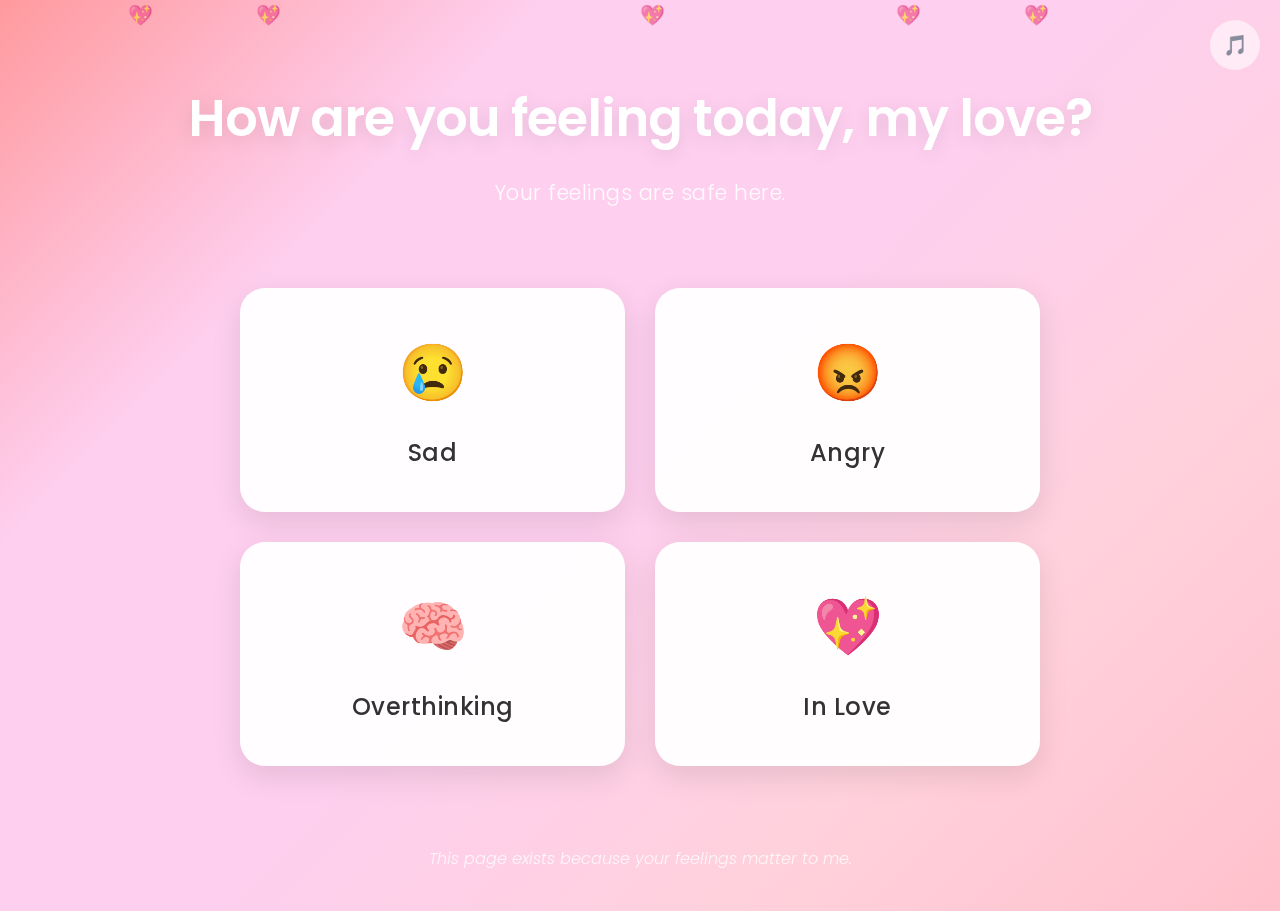
<file: index.html>
<!DOCTYPE html>
<html lang="en">
<head>
    <meta charset="UTF-8">
    <meta name="viewport" content="width=device-width, initial-scale=1.0">
    <title>Nehu Feelings of the Day | How are you feeling today?</title>
    <link rel="stylesheet" href="styles.css">
    <link rel="preconnect" href="https://fonts.googleapis.com">
    <link rel="preconnect" href="https://fonts.gstatic.com" crossorigin>
    <link href="https://fonts.googleapis.com/css2?family=Poppins:wght@300;400;500;600;700&display=swap" rel="stylesheet">
</head>
<body class="homepage">
    <!-- Background floating hearts -->
    <div class="floating-hearts">
        <div class="heart"></div>
        <div class="heart"></div>
        <div class="heart"></div>
        <div class="heart"></div>
        <div class="heart"></div>
    </div>

    <div class="container">
        <header class="main-header">
            <h1 class="main-title">How are you feeling today, my love?</h1>
            <p class="main-subtitle">Your feelings are safe here.</p>
        </header>

        <main class="mood-selection">
            <div class="mood-cards">
                <a href="sad.html" class="mood-card sad-card" data-mood="sad">
                    <div class="card-icon">😢</div>
                    <div class="card-title">Sad</div>
                    <div class="card-glow"></div>
                </a>

                <a href="angry.html" class="mood-card angry-card" data-mood="angry">
                    <div class="card-icon">😡</div>
                    <div class="card-title">Angry</div>
                    <div class="card-glow"></div>
                </a>

                <a href="overthinking.html" class="mood-card overthinking-card" data-mood="overthinking">
                    <div class="card-icon">🧠</div>
                    <div class="card-title">Overthinking</div>
                    <div class="card-glow"></div>
                </a>

                <a href="love.html" class="mood-card love-card" data-mood="love">
                    <div class="card-icon">💖</div>
                    <div class="card-title">In Love</div>
                    <div class="card-glow"></div>
                </a>
            </div>
        </main>

        <footer class="page-footer">
            <p>This page exists because your feelings matter to me.</p>
        </footer>
    </div>

    <script src="script.js"></script>
</body>
</html>
</file>
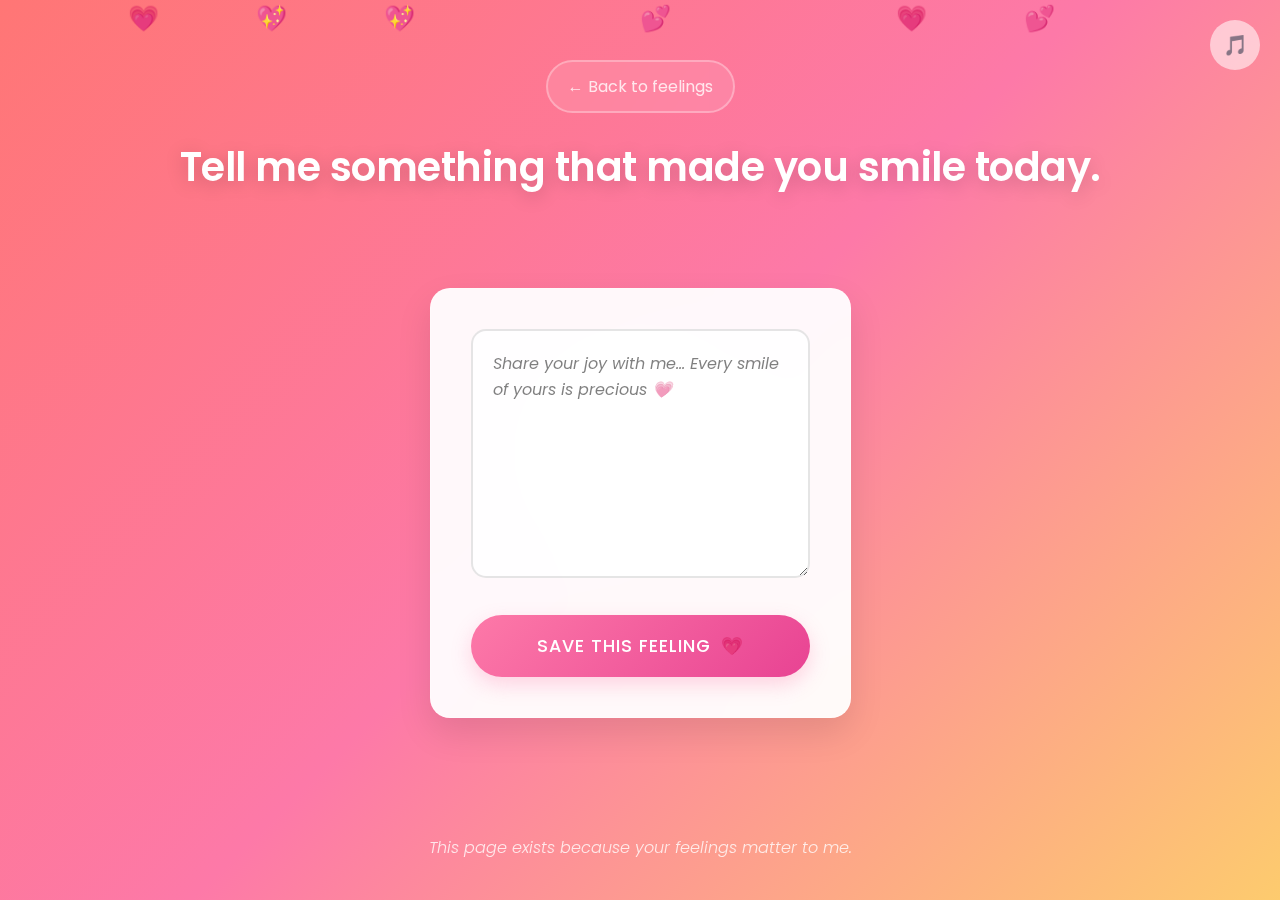
<file: love.html>
<!DOCTYPE html>
<html lang="en">
<head>
    <meta charset="UTF-8">
    <meta name="viewport" content="width=device-width, initial-scale=1.0">
    <title>Nehu Feelings of the Day | Love Feelings</title>
    <link rel="stylesheet" href="styles.css">
    <link rel="preconnect" href="https://fonts.googleapis.com">
    <link rel="preconnect" href="https://fonts.gstatic.com" crossorigin>
    <link href="https://fonts.googleapis.com/css2?family=Poppins:wght@300;400;500;600;700&display=swap" rel="stylesheet">
</head>
<body class="love-page">
    <!-- Floating hearts for love page -->
    <div class="floating-love-hearts">
        <div class="love-heart love-heart-1">💗</div>
        <div class="love-heart love-heart-2">💖</div>
        <div class="love-heart love-heart-3">💕</div>
        <div class="love-heart love-heart-4">💗</div>
        <div class="love-heart love-heart-5">💖</div>
        <div class="love-heart love-heart-6">💕</div>
    </div>

    <!-- Soft glow effect -->
    <div class="love-glow"></div>

    <div class="container">
        <header class="page-header">
            <a href="index.html" class="back-button">← Back to feelings</a>
            <h1 class="page-title">Tell me something that made you smile today.</h1>
        </header>

        <main class="feeling-form">
            <form id="loveForm" class="emotion-form">
                <div class="textarea-wrapper">
                    <textarea id="loveMessage" placeholder="Share your joy with me... Every smile of yours is precious 💗" rows="8"></textarea>
                </div>
                <button type="submit" class="submit-button love-button">
                    <span class="button-text">Save This Feeling</span>
                    <span class="button-icon">💗</span>
                </button>
            </form>

            <div id="responseMessage" class="response-message hidden">
                <p>This moment is now stored in my heart. 💗✨🏠</p>
            </div>

            <!-- Heart burst container for animation -->
            <div class="heart-burst hidden"></div>
        </main>

        <footer class="page-footer">
            <p>This page exists because your feelings matter to me.</p>
        </footer>
    </div>

    <script src="script.js"></script>
</body>
</html>
</file>
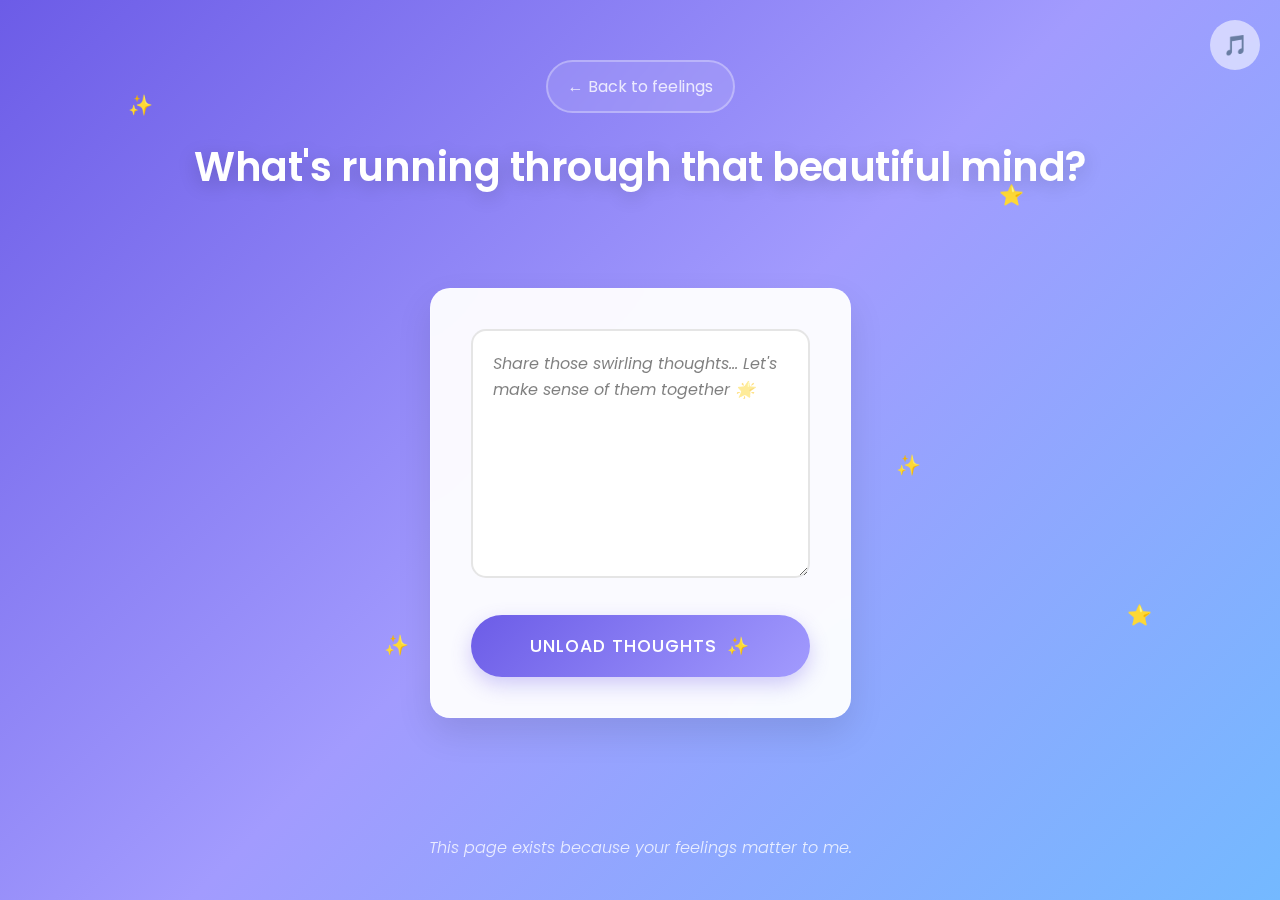
<file: overthinking.html>
<!DOCTYPE html>
<html lang="en">
<head>
    <meta charset="UTF-8">
    <meta name="viewport" content="width=device-width, initial-scale=1.0">
    <title>Nehu Feelings of the Day | Overthinking</title>
    <link rel="stylesheet" href="styles.css">
    <link rel="preconnect" href="https://fonts.googleapis.com">
    <link rel="preconnect" href="https://fonts.gstatic.com" crossorigin>
    <link href="https://fonts.googleapis.com/css2?family=Poppins:wght@300;400;500;600;700&display=swap" rel="stylesheet">
</head>
<body class="overthinking-page">
    <!-- Floating stars -->
    <div class="floating-stars">
        <div class="star star-1">✨</div>
        <div class="star star-2">⭐</div>
        <div class="star star-3">✨</div>
        <div class="star star-4">⭐</div>
        <div class="star star-5">✨</div>
    </div>

    <!-- Thought bubbles -->
    <div class="thought-bubbles">
        <div class="bubble bubble-1"></div>
        <div class="bubble bubble-2"></div>
        <div class="bubble bubble-3"></div>
    </div>

    <div class="container">
        <header class="page-header">
            <a href="index.html" class="back-button">← Back to feelings</a>
            <h1 class="page-title">What's running through that beautiful mind?</h1>
        </header>

        <main class="feeling-form">
            <form id="overthinkingForm" class="emotion-form">
                <div class="textarea-wrapper">
                    <textarea id="overthinkingMessage" placeholder="Share those swirling thoughts... Let's make sense of them together 🌟" rows="8"></textarea>
                </div>
                <button type="submit" class="submit-button overthinking-button">
                    <span class="button-text">Unload Thoughts</span>
                    <span class="button-icon">✨</span>
                </button>
            </form>

            <div id="responseMessage" class="response-message hidden">
                <p>Mind officially lighter. 🧠✨➡️🌸</p>
            </div>
        </main>

        <footer class="page-footer">
            <p>This page exists because your feelings matter to me.</p>
        </footer>
    </div>

    <script src="script.js"></script>
</body>
</html>
</file>
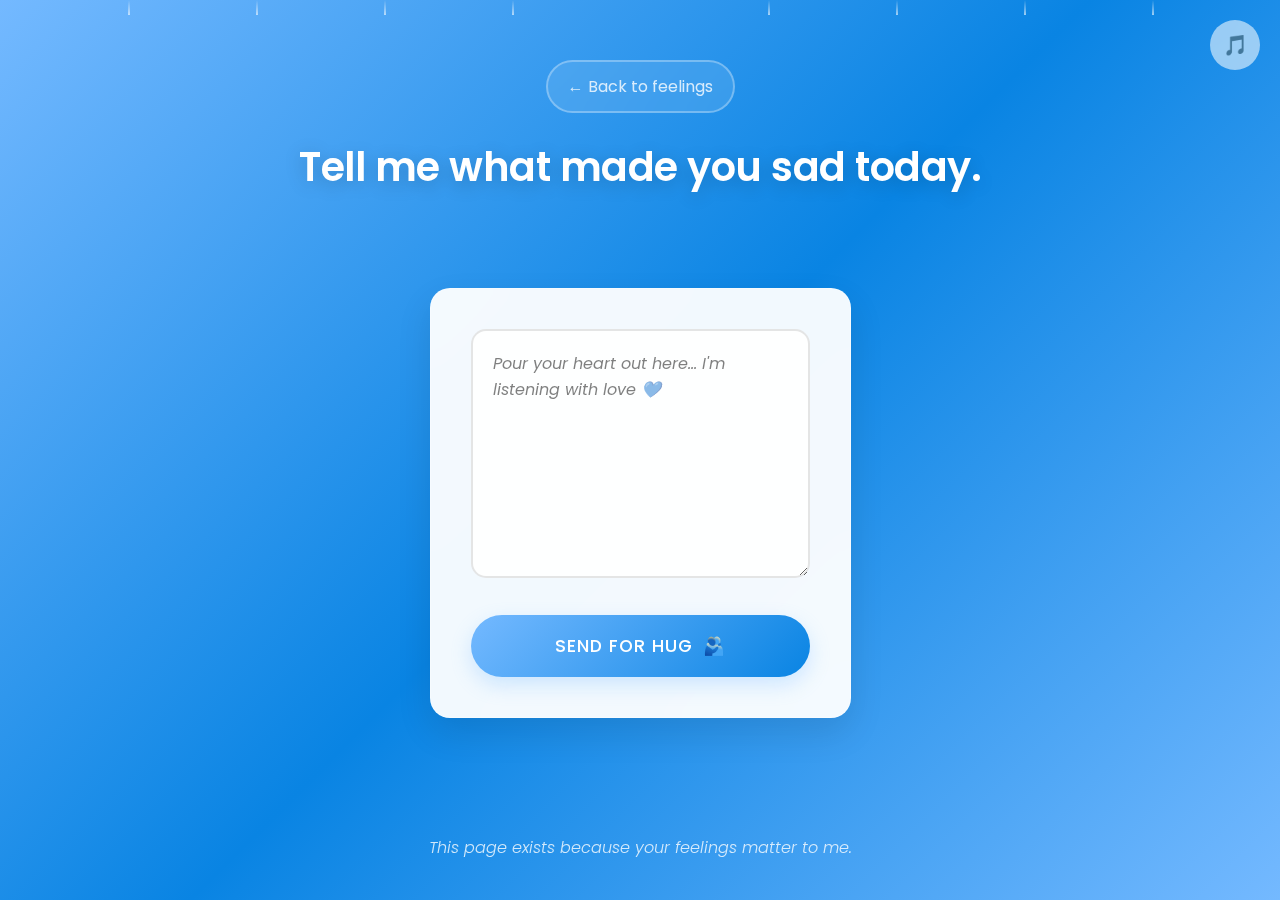
<file: sad.html>
<!DOCTYPE html>
<html lang="en">
<head>
    <meta charset="UTF-8">
    <meta name="viewport" content="width=device-width, initial-scale=1.0">
    <title>Nehu Feelings of the Day | Sad Feelings</title>
    <link rel="stylesheet" href="styles.css">
    <link rel="preconnect" href="https://fonts.googleapis.com">
    <link rel="preconnect" href="https://fonts.gstatic.com" crossorigin>
    <link href="https://fonts.googleapis.com/css2?family=Poppins:wght@300;400;500;600;700&display=swap" rel="stylesheet">
</head>
<body class="sad-page">
    <!-- Floating clouds -->
    <div class="floating-clouds">
        <div class="cloud cloud-1"></div>
        <div class="cloud cloud-2"></div>
        <div class="cloud cloud-3"></div>
    </div>

    <!-- Gentle rain animation -->
    <div class="rain">
        <div class="raindrop"></div>
        <div class="raindrop"></div>
        <div class="raindrop"></div>
        <div class="raindrop"></div>
        <div class="raindrop"></div>
        <div class="raindrop"></div>
        <div class="raindrop"></div>
        <div class="raindrop"></div>
    </div>

    <div class="container">
        <header class="page-header">
            <a href="index.html" class="back-button">← Back to feelings</a>
            <h1 class="page-title">Tell me what made you sad today.</h1>
        </header>

        <main class="feeling-form">
            <form id="sadForm" class="emotion-form">
                <div class="textarea-wrapper">
                    <textarea id="sadMessage" placeholder="Pour your heart out here... I'm listening with love 💙" rows="8"></textarea>
                </div>
                <button type="submit" class="submit-button sad-button">
                    <span class="button-text">Send for Hug</span>
                    <span class="button-icon">🫂</span>
                </button>
            </form>

            <div id="responseMessage" class="response-message hidden">
                <p>Your sadness has been received. Hug incoming. 🤗💙</p>
            </div>
        </main>

        <footer class="page-footer">
            <p>This page exists because your feelings matter to me.</p>
        </footer>
    </div>

    <script src="script.js"></script>
</body>
</html>
</file>
<file: styles.css>
/* =======================
   GLOBAL STYLES & RESET
   ======================= */
* {
    margin: 0;
    padding: 0;
    box-sizing: border-box;
}

body {
    font-family: 'Poppins', sans-serif;
    overflow-x: hidden;
    min-height: 100vh;
    position: relative;
    transition: all 0.3s ease;
}

.container {
    max-width: 1200px;
    margin: 0 auto;
    padding: 20px;
    min-height: 100vh;
    display: flex;
    flex-direction: column;
    justify-content: space-between;
    position: relative;
    z-index: 10;
}

/* =======================
   HOMEPAGE STYLES
   ======================= */
.homepage {
    background: linear-gradient(135deg, 
        #ff9a9e 0%, 
        #fecfef 25%, 
        #fecfef 50%, 
        #ffd1dc 75%, 
        #ffc1cc 100%);
    animation: gradientShift 6s ease-in-out infinite;
}

@keyframes gradientShift {
    0%, 100% { background: linear-gradient(135deg, #ff9a9e 0%, #fecfef 25%, #fecfef 50%, #ffd1dc 75%, #ffc1cc 100%); }
    50% { background: linear-gradient(135deg, #ffc1cc 0%, #ffd1dc 25%, #fecfef 50%, #fecfef 75%, #ff9a9e 100%); }
}

.main-header {
    text-align: center;
    margin: 60px 0 80px 0;
    animation: fadeInUp 1s ease-out;
}

.main-title {
    font-size: 3.2rem;
    font-weight: 600;
    color: #fff;
    text-shadow: 0 4px 20px rgba(0, 0, 0, 0.1);
    margin-bottom: 20px;
    letter-spacing: -1px;
}

.main-subtitle {
    font-size: 1.3rem;
    color: rgba(255, 255, 255, 0.9);
    font-weight: 300;
    letter-spacing: 0.5px;
}

/* Floating hearts background */
.floating-hearts {
    position: fixed;
    top: 0;
    left: 0;
    width: 100%;
    height: 100%;
    pointer-events: none;
    z-index: 1;
}

.heart {
    position: absolute;
    font-size: 20px;
    animation: floatHeart 8s infinite ease-in-out;
    opacity: 0.7;
}

.heart::before {
    content: '💖';
}

.heart:nth-child(1) { left: 10%; animation-delay: 0s; animation-duration: 6s; }
.heart:nth-child(2) { left: 20%; animation-delay: 2s; animation-duration: 8s; }
.heart:nth-child(3) { left: 70%; animation-delay: 4s; animation-duration: 7s; }
.heart:nth-child(4) { left: 80%; animation-delay: 1s; animation-duration: 9s; }
.heart:nth-child(5) { left: 50%; animation-delay: 3s; animation-duration: 6.5s; }

@keyframes floatHeart {
    0% {
        transform: translateY(100vh) rotate(0deg);
        opacity: 0;
    }
    10% {
        opacity: 0.7;
    }
    90% {
        opacity: 0.7;
    }
    100% {
        transform: translateY(-100px) rotate(360deg);
        opacity: 0;
    }
}

/* =======================
   MOOD CARDS
   ======================= */
.mood-cards {
    display: grid;
    grid-template-columns: repeat(auto-fit, minmax(250px, 1fr));
    gap: 30px;
    margin: 0 auto;
    max-width: 800px;
    animation: staggerIn 1s ease-out 0.5s both;
}

.mood-card {
    position: relative;
    background: rgba(255, 255, 255, 0.95);
    backdrop-filter: blur(10px);
    border-radius: 25px;
    padding: 40px 30px;
    text-decoration: none;
    color: #333;
    text-align: center;
    transition: all 0.4s cubic-bezier(0.175, 0.885, 0.32, 1.275);
    box-shadow: 0 10px 30px rgba(0, 0, 0, 0.1);
    border: 2px solid rgba(255, 255, 255, 0.3);
    overflow: hidden;
}

.mood-card::before {
    content: '';
    position: absolute;
    top: 0;
    left: 0;
    right: 0;
    bottom: 0;
    background: linear-gradient(45deg, transparent, rgba(255, 255, 255, 0.1), transparent);
    transform: translateX(-100%);
    transition: transform 0.6s ease;
}

.mood-card:hover::before {
    transform: translateX(100%);
}

.mood-card:hover {
    transform: translateY(-15px) scale(1.05);
    box-shadow: 0 20px 40px rgba(0, 0, 0, 0.15);
}

.card-glow {
    position: absolute;
    top: 0;
    left: 0;
    right: 0;
    bottom: 0;
    border-radius: 25px;
    opacity: 0;
    transition: opacity 0.4s ease;
    pointer-events: none;
}

.sad-card:hover .card-glow {
    opacity: 1;
    box-shadow: 0 0 30px rgba(70, 130, 180, 0.5);
}

.angry-card:hover .card-glow {
    opacity: 1;
    box-shadow: 0 0 30px rgba(255, 69, 58, 0.5);
}

.overthinking-card:hover .card-glow {
    opacity: 1;
    box-shadow: 0 0 30px rgba(138, 43, 226, 0.5);
}

.love-card:hover .card-glow {
    opacity: 1;
    box-shadow: 0 0 30px rgba(255, 105, 180, 0.5);
}

.card-icon {
    font-size: 3.5rem;
    margin-bottom: 20px;
    animation: bounce 2s infinite;
}

.card-title {
    font-size: 1.5rem;
    font-weight: 500;
    letter-spacing: 0.5px;
}

@keyframes bounce {
    0%, 20%, 50%, 80%, 100% { transform: translateY(0); }
    40% { transform: translateY(-5px); }
    60% { transform: translateY(-3px); }
}

/* =======================
   PAGE-SPECIFIC BACKGROUNDS
   ======================= */
.sad-page {
    background: linear-gradient(135deg, #74b9ff, #0984e3, #74b9ff);
    animation: sadWave 4s ease-in-out infinite;
}

@keyframes sadWave {
    0%, 100% { background: linear-gradient(135deg, #74b9ff, #0984e3, #74b9ff); }
    50% { background: linear-gradient(135deg, #a8c8ec, #74b9ff, #a8c8ec); }
}

.angry-page {
    background: linear-gradient(135deg, #ff6b6b, #ee5a52, #ff8787);
    animation: angryPulse 3s ease-in-out infinite;
}

@keyframes angryPulse {
    0%, 100% { background: linear-gradient(135deg, #ff6b6b, #ee5a52, #ff8787); }
    50% { background: linear-gradient(135deg, #fd79a8, #e84393, #fd79a8); }
}

.overthinking-page {
    background: linear-gradient(135deg, #6c5ce7, #a29bfe, #74b9ff);
    animation: thoughtShimmer 5s ease-in-out infinite;
}

@keyframes thoughtShimmer {
    0%, 100% { background: linear-gradient(135deg, #6c5ce7, #a29bfe, #74b9ff); }
    50% { background: linear-gradient(135deg, #a29bfe, #74b9ff, #6c5ce7); }
}

.love-page {
    background: linear-gradient(135deg, #ff7675, #fd79a8, #fdcb6e);
    animation: loveGlow 4s ease-in-out infinite;
}

@keyframes loveGlow {
    0%, 100% { background: linear-gradient(135deg, #ff7675, #fd79a8, #fdcb6e); }
    50% { background: linear-gradient(135deg, #fd79a8, #fdcb6e, #ff7675); }
}

/* =======================
   PAGE HEADER
   ======================= */
.page-header {
    text-align: center;
    margin: 40px 0 60px 0;
    animation: fadeInUp 1s ease-out;
}

.back-button {
    display: inline-block;
    color: rgba(255, 255, 255, 0.8);
    text-decoration: none;
    font-size: 1rem;
    margin-bottom: 30px;
    padding: 12px 20px;
    border: 2px solid rgba(255, 255, 255, 0.3);
    border-radius: 50px;
    transition: all 0.3s ease;
    backdrop-filter: blur(10px);
    background: rgba(255, 255, 255, 0.1);
}

.back-button:hover {
    color: #fff;
    border-color: rgba(255, 255, 255, 0.6);
    background: rgba(255, 255, 255, 0.2);
    transform: translateY(-2px);
}

.page-title {
    font-size: 2.5rem;
    font-weight: 600;
    color: #fff;
    text-shadow: 0 4px 20px rgba(0, 0, 0, 0.2);
    letter-spacing: -0.5px;
    line-height: 1.2;
}

/* =======================
   FORM STYLES
   ======================= */
.feeling-form {
    max-width: 600px;
    margin: 0 auto;
    animation: slideInUp 1s ease-out 0.3s both;
}

.emotion-form {
    background: rgba(255, 255, 255, 0.95);
    backdrop-filter: blur(15px);
    border-radius: 20px;
    padding: 40px;
    box-shadow: 0 15px 35px rgba(0, 0, 0, 0.1);
    border: 1px solid rgba(255, 255, 255, 0.3);
}

.textarea-wrapper {
    margin-bottom: 30px;
}

textarea {
    width: 100%;
    padding: 20px;
    border: 2px solid rgba(0, 0, 0, 0.1);
    border-radius: 15px;
    font-family: 'Poppins', sans-serif;
    font-size: 1rem;
    line-height: 1.6;
    resize: vertical;
    min-height: 120px;
    transition: all 0.3s ease;
    background: rgba(255, 255, 255, 0.9);
    color: #333;
}

textarea:focus {
    outline: none;
    border-color: rgba(0, 0, 0, 0.2);
    box-shadow: 0 0 20px rgba(0, 0, 0, 0.1);
    background: #fff;
}

textarea::placeholder {
    color: rgba(0, 0, 0, 0.5);
    font-style: italic;
}

/* =======================
   SUBMIT BUTTONS
   ======================= */
.submit-button {
    width: 100%;
    padding: 18px 30px;
    border: none;
    border-radius: 50px;
    font-family: 'Poppins', sans-serif;
    font-size: 1.1rem;
    font-weight: 500;
    color: #fff;
    cursor: pointer;
    transition: all 0.3s cubic-bezier(0.175, 0.885, 0.32, 1.275);
    position: relative;
    overflow: hidden;
    text-transform: uppercase;
    letter-spacing: 1px;
    display: flex;
    align-items: center;
    justify-content: center;
    gap: 10px;
}

.submit-button::before {
    content: '';
    position: absolute;
    top: 0;
    left: -100%;
    width: 100%;
    height: 100%;
    background: linear-gradient(90deg, transparent, rgba(255, 255, 255, 0.2), transparent);
    transition: left 0.5s ease;
}

.submit-button:hover::before {
    left: 100%;
}

.submit-button:hover {
    transform: translateY(-3px);
    box-shadow: 0 10px 25px rgba(0, 0, 0, 0.2);
}

.submit-button:active {
    transform: translateY(-1px);
}

.sad-button {
    background: linear-gradient(135deg, #74b9ff, #0984e3);
    box-shadow: 0 8px 20px rgba(116, 185, 255, 0.3);
}

.sad-button:hover {
    background: linear-gradient(135deg, #0984e3, #74b9ff);
    box-shadow: 0 15px 30px rgba(116, 185, 255, 0.4);
}

.angry-button {
    background: linear-gradient(135deg, #ff6b6b, #ee5a52);
    box-shadow: 0 8px 20px rgba(255, 107, 107, 0.3);
}

.angry-button:hover {
    background: linear-gradient(135deg, #ee5a52, #ff6b6b);
    box-shadow: 0 15px 30px rgba(255, 107, 107, 0.4);
}

.overthinking-button {
    background: linear-gradient(135deg, #6c5ce7, #a29bfe);
    box-shadow: 0 8px 20px rgba(108, 92, 231, 0.3);
}

.overthinking-button:hover {
    background: linear-gradient(135deg, #a29bfe, #6c5ce7);
    box-shadow: 0 15px 30px rgba(108, 92, 231, 0.4);
}

.love-button {
    background: linear-gradient(135deg, #fd79a8, #e84393);
    box-shadow: 0 8px 20px rgba(253, 121, 168, 0.3);
}

.love-button:hover {
    background: linear-gradient(135deg, #e84393, #fd79a8);
    box-shadow: 0 15px 30px rgba(253, 121, 168, 0.4);
}

/* =======================
   RESPONSE MESSAGES
   ======================= */
.response-message {
    text-align: center;
    margin-top: 30px;
    padding: 25px;
    background: rgba(255, 255, 255, 0.9);
    border-radius: 15px;
    border-left: 5px solid #4CAF50;
    animation: slideInUp 0.8s ease-out;
}

.response-message p {
    font-size: 1.2rem;
    color: #333;
    margin: 0;
    font-weight: 500;
}

.hidden {
    display: none !important;
}

/* =======================
   PAGE-SPECIFIC ANIMATIONS
   ======================= */

/* Sad page - Clouds and rain */
.floating-clouds {
    position: fixed;
    top: 0;
    left: 0;
    width: 100%;
    height: 100%;
    pointer-events: none;
    z-index: 1;
}

.cloud {
    position: absolute;
    background: rgba(255, 255, 255, 0.6);
    border-radius: 50px;
    animation: floatCloud 20s infinite linear;
}

.cloud::before,
.cloud::after {
    content: '';
    position: absolute;
    background: rgba(255, 255, 255, 0.6);
    border-radius: 50px;
}

.cloud-1 {
    width: 80px;
    height: 40px;
    top: 10%;
    left: -100px;
    animation-delay: 0s;
}

.cloud-2 {
    width: 60px;
    height: 30px;
    top: 20%;
    left: -80px;
    animation-delay: 7s;
}

.cloud-3 {
    width: 100px;
    height: 50px;
    top: 5%;
    left: -120px;
    animation-delay: 14s;
}

.cloud-1::before {
    width: 50px;
    height: 50px;
    top: -25px;
    left: 10px;
}

.cloud-1::after {
    width: 60px;
    height: 40px;
    top: -15px;
    right: 10px;
}

@keyframes floatCloud {
    0% { transform: translateX(0); }
    100% { transform: translateX(calc(100vw + 200px)); }
}

.rain {
    position: fixed;
    top: 0;
    left: 0;
    width: 100%;
    height: 100%;
    pointer-events: none;
    z-index: 2;
}

.raindrop {
    position: absolute;
    width: 2px;
    height: 15px;
    background: linear-gradient(to bottom, transparent, rgba(255, 255, 255, 0.6));
    animation: fall 2s infinite linear;
}

.raindrop:nth-child(1) { left: 10%; animation-delay: 0s; }
.raindrop:nth-child(2) { left: 20%; animation-delay: 0.2s; }
.raindrop:nth-child(3) { left: 30%; animation-delay: 0.4s; }
.raindrop:nth-child(4) { left: 40%; animation-delay: 0.6s; }
.raindrop:nth-child(5) { left: 60%; animation-delay: 0.8s; }
.raindrop:nth-child(6) { left: 70%; animation-delay: 1s; }
.raindrop:nth-child(7) { left: 80%; animation-delay: 1.2s; }
.raindrop:nth-child(8) { left: 90%; animation-delay: 1.4s; }

@keyframes fall {
    0% { transform: translateY(-100vh); opacity: 0; }
    10% { opacity: 0.5; }
    90% { opacity: 0.5; }
    100% { transform: translateY(100vh); opacity: 0; }
}

/* Angry page - Flame particles */
.flame-particles {
    position: fixed;
    bottom: 0;
    left: 0;
    width: 100%;
    height: 100%;
    pointer-events: none;
    z-index: 1;
}

.flame {
    position: absolute;
    width: 20px;
    height: 20px;
    background: radial-gradient(circle, #ff6b6b, #ff8787, transparent);
    border-radius: 50% 50% 50% 50% / 60% 60% 40% 40%;
    animation: flameRise 3s infinite ease-out;
}

.flame-1 { left: 10%; animation-delay: 0s; }
.flame-2 { left: 25%; animation-delay: 0.5s; }
.flame-3 { left: 50%; animation-delay: 1s; }
.flame-4 { left: 75%; animation-delay: 1.5s; }
.flame-5 { left: 90%; animation-delay: 2s; }

@keyframes flameRise {
    0% {
        transform: translateY(0) scale(1) rotate(0deg);
        opacity: 0.8;
    }
    100% {
        transform: translateY(-100vh) scale(0.3) rotate(360deg);
        opacity: 0;
    }
}

/* Overthinking page - Stars and thought bubbles */
.floating-stars {
    position: fixed;
    top: 0;
    left: 0;
    width: 100%;
    height: 100%;
    pointer-events: none;
    z-index: 1;
}

.star {
    position: absolute;
    font-size: 20px;
    animation: twinkle 3s infinite ease-in-out;
}

.star-1 { top: 10%; left: 10%; animation-delay: 0s; }
.star-2 { top: 20%; right: 20%; animation-delay: 1s; }
.star-3 { top: 70%; left: 30%; animation-delay: 2s; }
.star-4 { bottom: 30%; right: 10%; animation-delay: 0.5s; }
.star-5 { top: 50%; left: 70%; animation-delay: 1.5s; }

@keyframes twinkle {
    0%, 100% { opacity: 0.3; transform: scale(1); }
    50% { opacity: 1; transform: scale(1.2); }
}

.thought-bubbles {
    position: fixed;
    top: 0;
    left: 0;
    width: 100%;
    height: 100%;
    pointer-events: none;
    z-index: 1;
}

.bubble {
    position: absolute;
    background: rgba(255, 255, 255, 0.1);
    border-radius: 50%;
    animation: bubbleFloat 8s infinite ease-in-out;
}

.bubble-1 {
    width: 40px;
    height: 40px;
    left: 20%;
    top: 100%;
    animation-delay: 0s;
}

.bubble-2 {
    width: 25px;
    height: 25px;
    left: 60%;
    top: 100%;
    animation-delay: 2s;
}

.bubble-3 {
    width: 35px;
    height: 35px;
    left: 80%;
    top: 100%;
    animation-delay: 4s;
}

@keyframes bubbleFloat {
    0% {
        transform: translateY(0) scale(1);
        opacity: 0;
    }
    10% {
        opacity: 0.7;
    }
    90% {
        opacity: 0.7;
    }
    100% {
        transform: translateY(-100vh) scale(0.5);
        opacity: 0;
    }
}

/* Love page - Hearts and glow */
.floating-love-hearts {
    position: fixed;
    top: 0;
    left: 0;
    width: 100%;
    height: 100%;
    pointer-events: none;
    z-index: 1;
}

.love-heart {
    position: absolute;
    font-size: 25px;
    animation: loveFloat 6s infinite ease-in-out;
}

.love-heart-1 { left: 10%; animation-delay: 0s; }
.love-heart-2 { left: 30%; animation-delay: 1s; }
.love-heart-3 { left: 50%; animation-delay: 2s; }
.love-heart-4 { left: 70%; animation-delay: 3s; }
.love-heart-5 { left: 20%; animation-delay: 4s; }
.love-heart-6 { left: 80%; animation-delay: 5s; }

@keyframes loveFloat {
    0% {
        transform: translateY(100vh) scale(0.8) rotate(0deg);
        opacity: 0;
    }
    10% {
        opacity: 0.8;
    }
    90% {
        opacity: 0.8;
    }
    100% {
        transform: translateY(-50px) scale(1.2) rotate(360deg);
        opacity: 0;
    }
}

.love-glow {
    position: fixed;
    top: 50%;
    left: 50%;
    width: 300px;
    height: 300px;
    background: radial-gradient(circle, rgba(255, 182, 193, 0.3), transparent);
    border-radius: 50%;
    transform: translate(-50%, -50%);
    animation: glowPulse 4s infinite ease-in-out;
    pointer-events: none;
    z-index: 1;
}

@keyframes glowPulse {
    0%, 100% {
        transform: translate(-50%, -50%) scale(1);
        opacity: 0.3;
    }
    50% {
        transform: translate(-50%, -50%) scale(1.5);
        opacity: 0.6;
    }
}

/* Heart burst animation for love page */
.heart-burst {
    position: fixed;
    top: 50%;
    left: 50%;
    transform: translate(-50%, -50%);
    pointer-events: none;
    z-index: 100;
}

.heart-burst.active {
    animation: heartBurstAnimation 2s ease-out;
}

@keyframes heartBurstAnimation {
    0% {
        transform: translate(-50%, -50%) scale(0);
        opacity: 1;
    }
    100% {
        transform: translate(-50%, -50%) scale(3);
        opacity: 0;
    }
}

.heart-burst::before {
    content: '💗💖💕💗💖💕💗💖💕';
    position: absolute;
    top: 50%;
    left: 50%;
    transform: translate(-50%, -50%);
    font-size: 30px;
    white-space: nowrap;
    letter-spacing: 10px;
}

/* =======================
   FOOTER
   ======================= */
.page-footer {
    text-align: center;
    margin-top: 60px;
    padding: 20px 0;
    animation: fadeInUp 1s ease-out 1s both;
}

.page-footer p {
    color: rgba(255, 255, 255, 0.8);
    font-size: 1rem;
    font-style: italic;
    font-weight: 300;
}

/* =======================
   ANIMATIONS
   ======================= */
@keyframes fadeInUp {
    from {
        opacity: 0;
        transform: translateY(30px);
    }
    to {
        opacity: 1;
        transform: translateY(0);
    }
}

@keyframes slideInUp {
    from {
        opacity: 0;
        transform: translateY(50px);
    }
    to {
        opacity: 1;
        transform: translateY(0);
    }
}

@keyframes staggerIn {
    from {
        opacity: 0;
        transform: scale(0.8);
    }
    to {
        opacity: 1;
        transform: scale(1);
    }
}

/* Shake animation for angry page */
@keyframes shake {
    0%, 100% { transform: translateX(0); }
    10%, 30%, 50%, 70%, 90% { transform: translateX(-5px); }
    20%, 40%, 60%, 80% { transform: translateX(5px); }
}

.shake {
    animation: shake 0.5s ease-in-out;
}

/* Fade animation for overthinking page */
@keyframes calmFade {
    0% { opacity: 1; transform: scale(1); }
    50% { opacity: 0.3; transform: scale(0.95); }
    100% { opacity: 1; transform: scale(1); }
}

.calm-fade {
    animation: calmFade 1.5s ease-in-out;
}

/* =======================
   RESPONSIVE DESIGN
   ======================= */
@media (max-width: 768px) {
    .container {
        padding: 15px;
    }

    .main-title {
        font-size: 2.2rem;
        line-height: 1.3;
    }

    .main-subtitle {
        font-size: 1.1rem;
    }

    .mood-cards {
        grid-template-columns: 1fr;
        gap: 20px;
        max-width: 400px;
    }

    .mood-card {
        padding: 30px 25px;
    }

    .card-icon {
        font-size: 2.8rem;
        margin-bottom: 15px;
    }

    .card-title {
        font-size: 1.3rem;
    }

    .page-title {
        font-size: 2rem;
        line-height: 1.3;
    }

    .emotion-form {
        padding: 30px 25px;
    }

    textarea {
        padding: 15px;
        font-size: 0.95rem;
    }

    .submit-button {
        padding: 15px 25px;
        font-size: 1rem;
    }

    .response-message {
        padding: 20px;
    }

    .response-message p {
        font-size: 1.1rem;
    }

    /* Adjust floating elements for mobile */
    .heart, .love-heart {
        font-size: 16px;
    }

    .star {
        font-size: 16px;
    }

    .cloud {
        transform: scale(0.8);
    }

    .flame {
        width: 15px;
        height: 15px;
    }
}

@media (max-width: 480px) {
    .main-header {
        margin: 40px 0 60px 0;
    }

    .main-title {
        font-size: 1.8rem;
    }

    .main-subtitle {
        font-size: 1rem;
    }

    .mood-card {
        padding: 25px 20px;
    }

    .page-title {
        font-size: 1.7rem;
    }

    .emotion-form {
        padding: 25px 20px;
    }

    .back-button {
        padding: 10px 16px;
        font-size: 0.9rem;
    }
}
</file>
